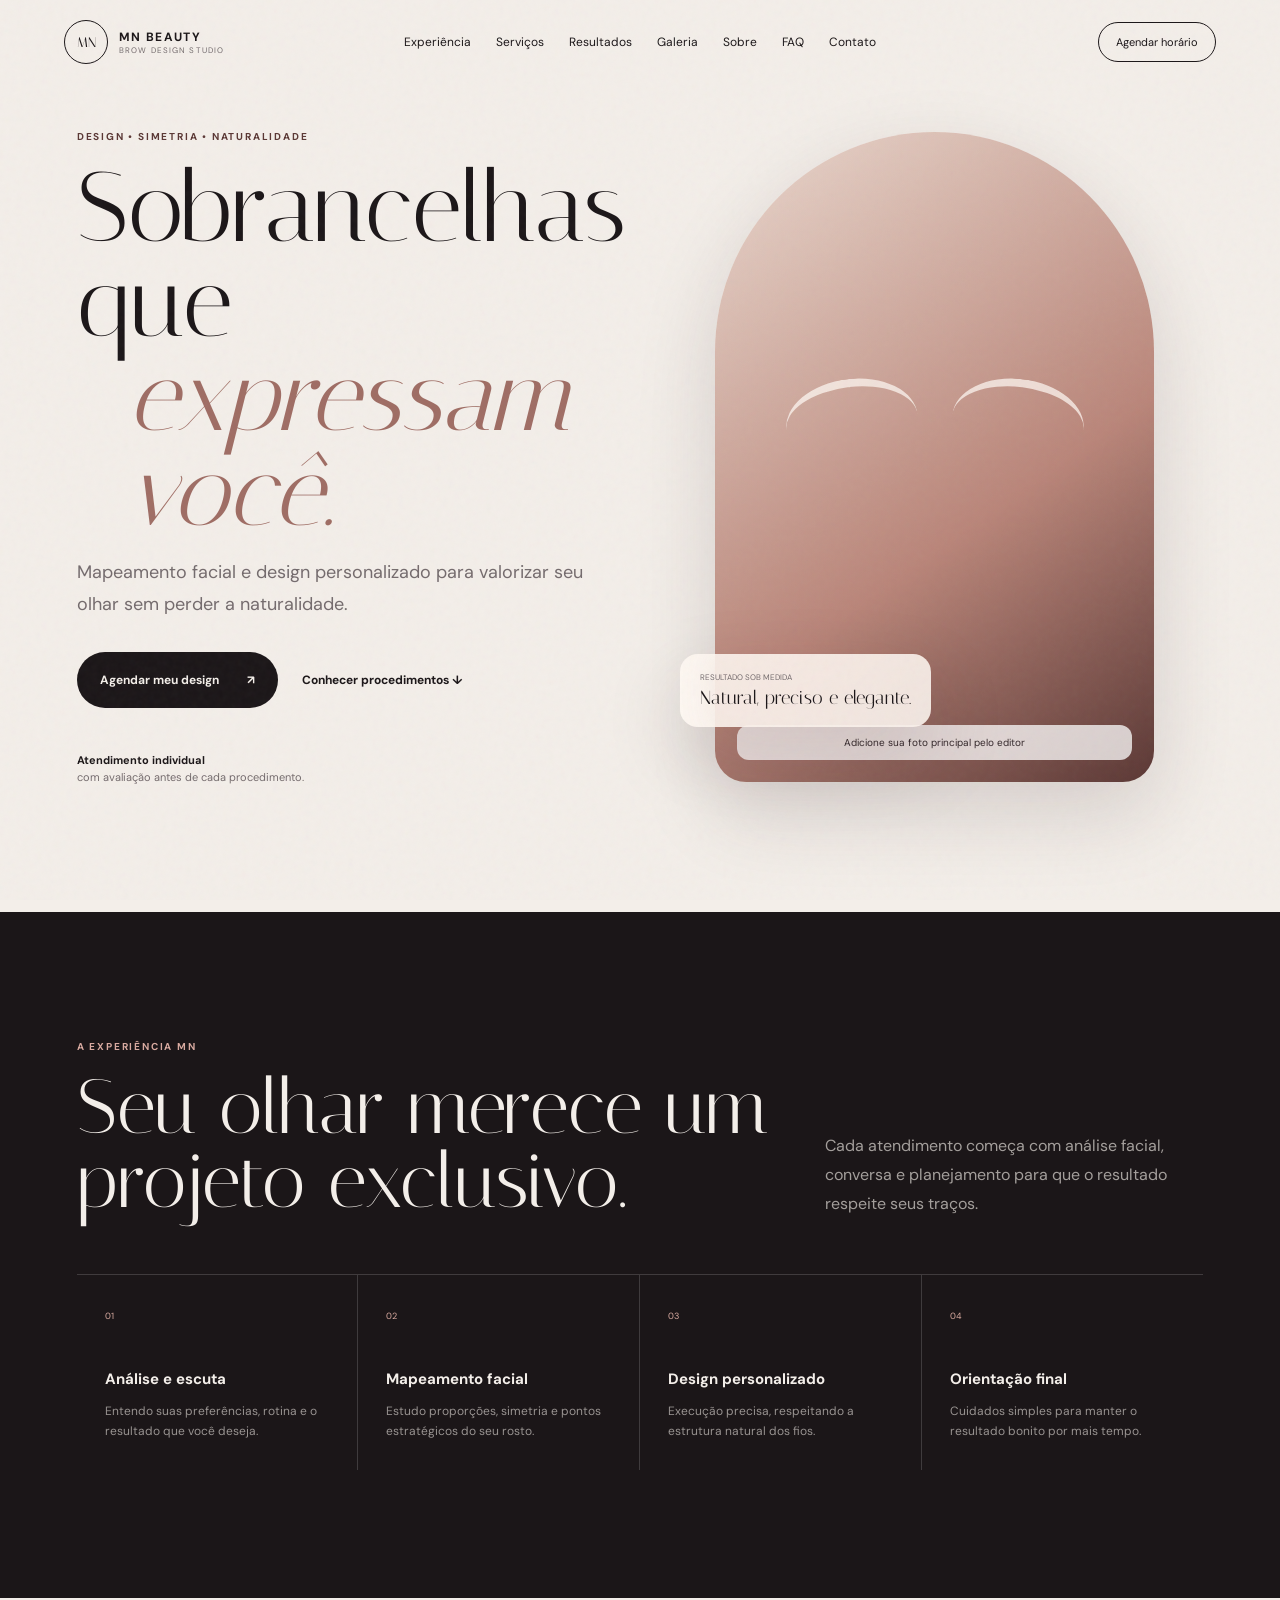
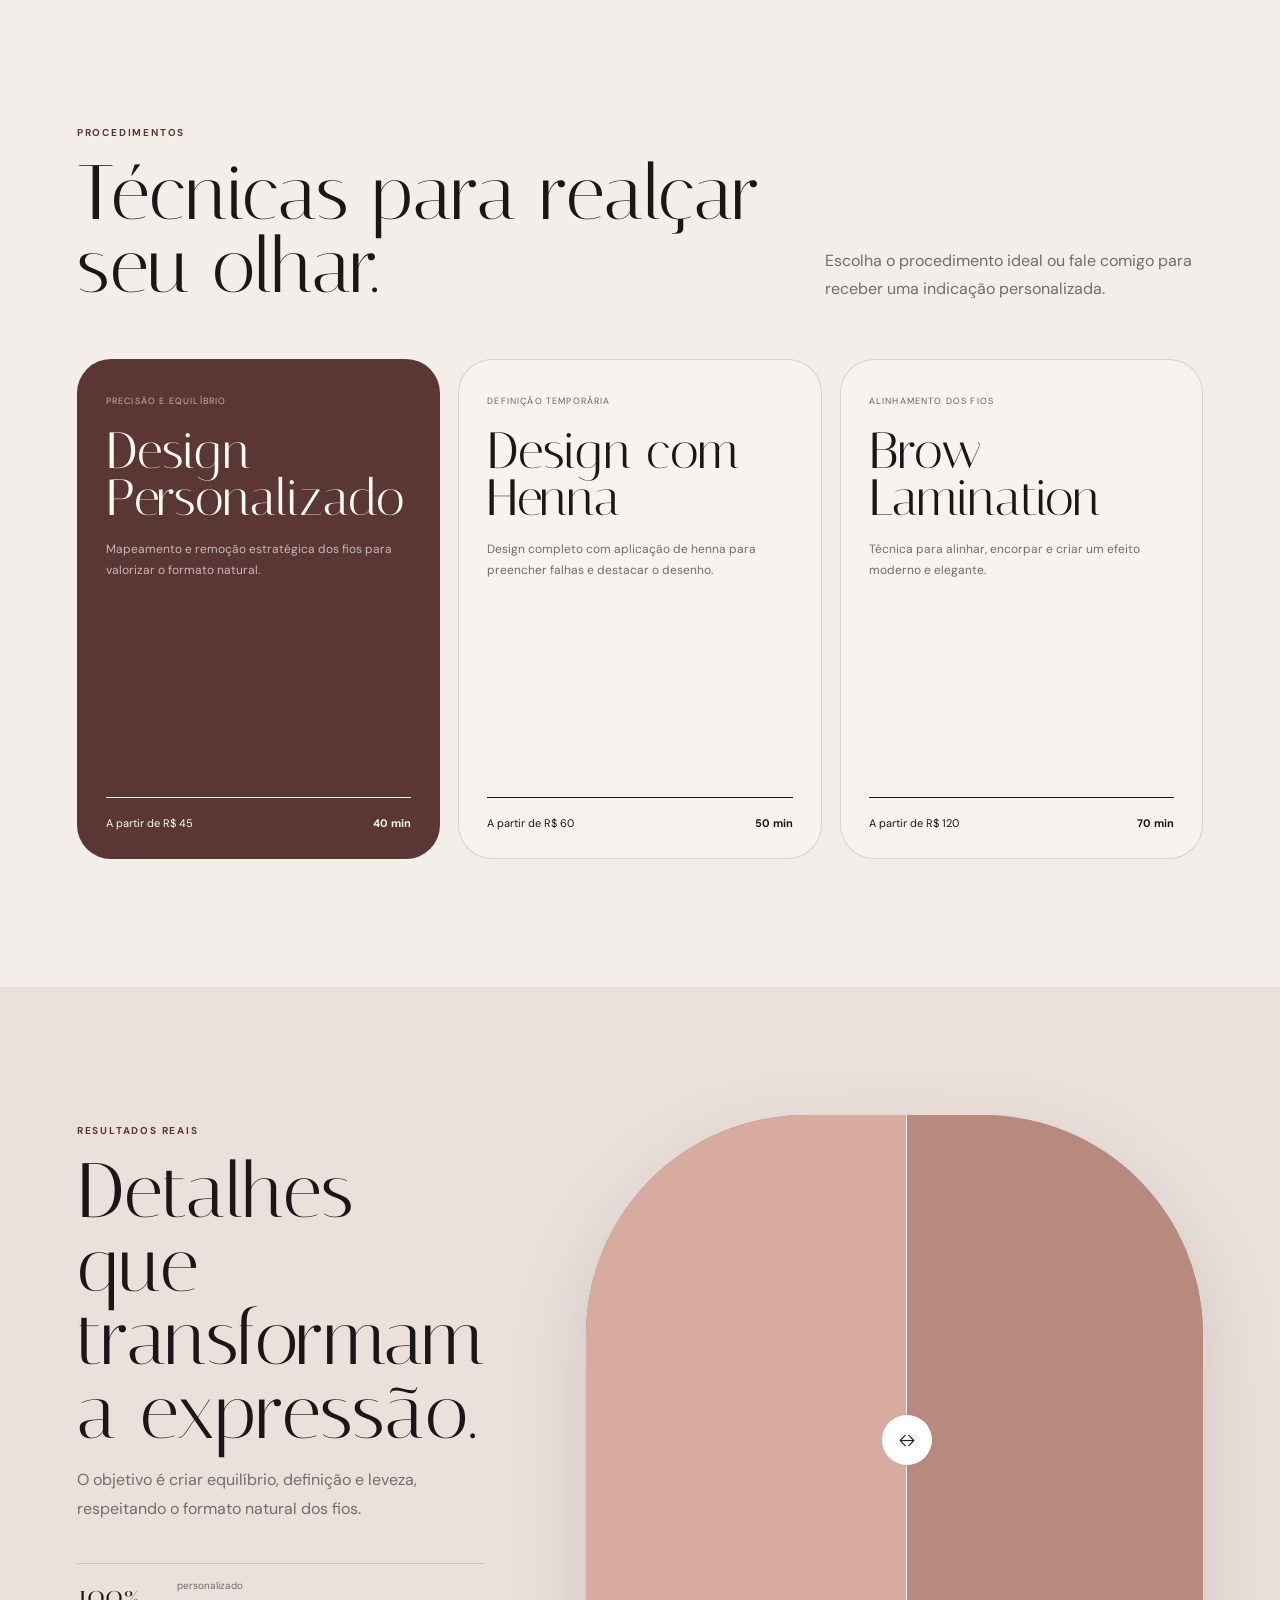
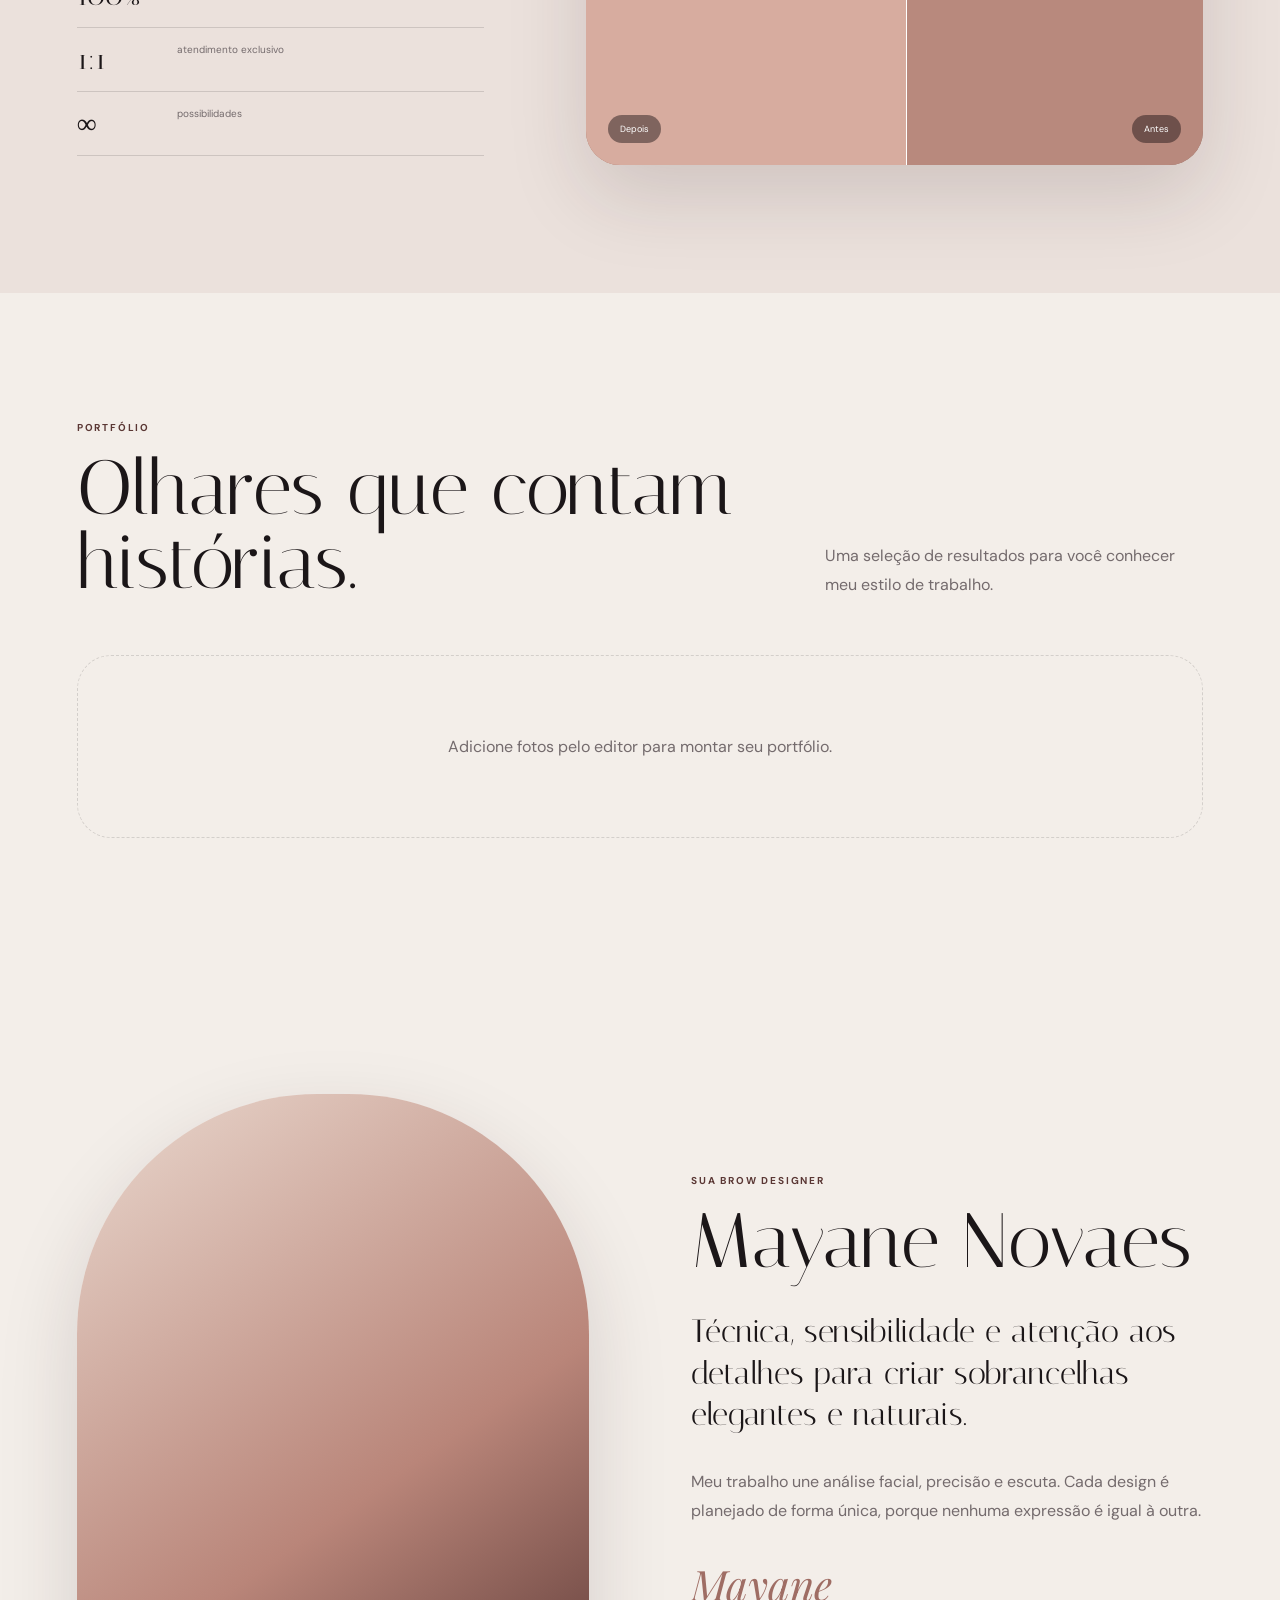
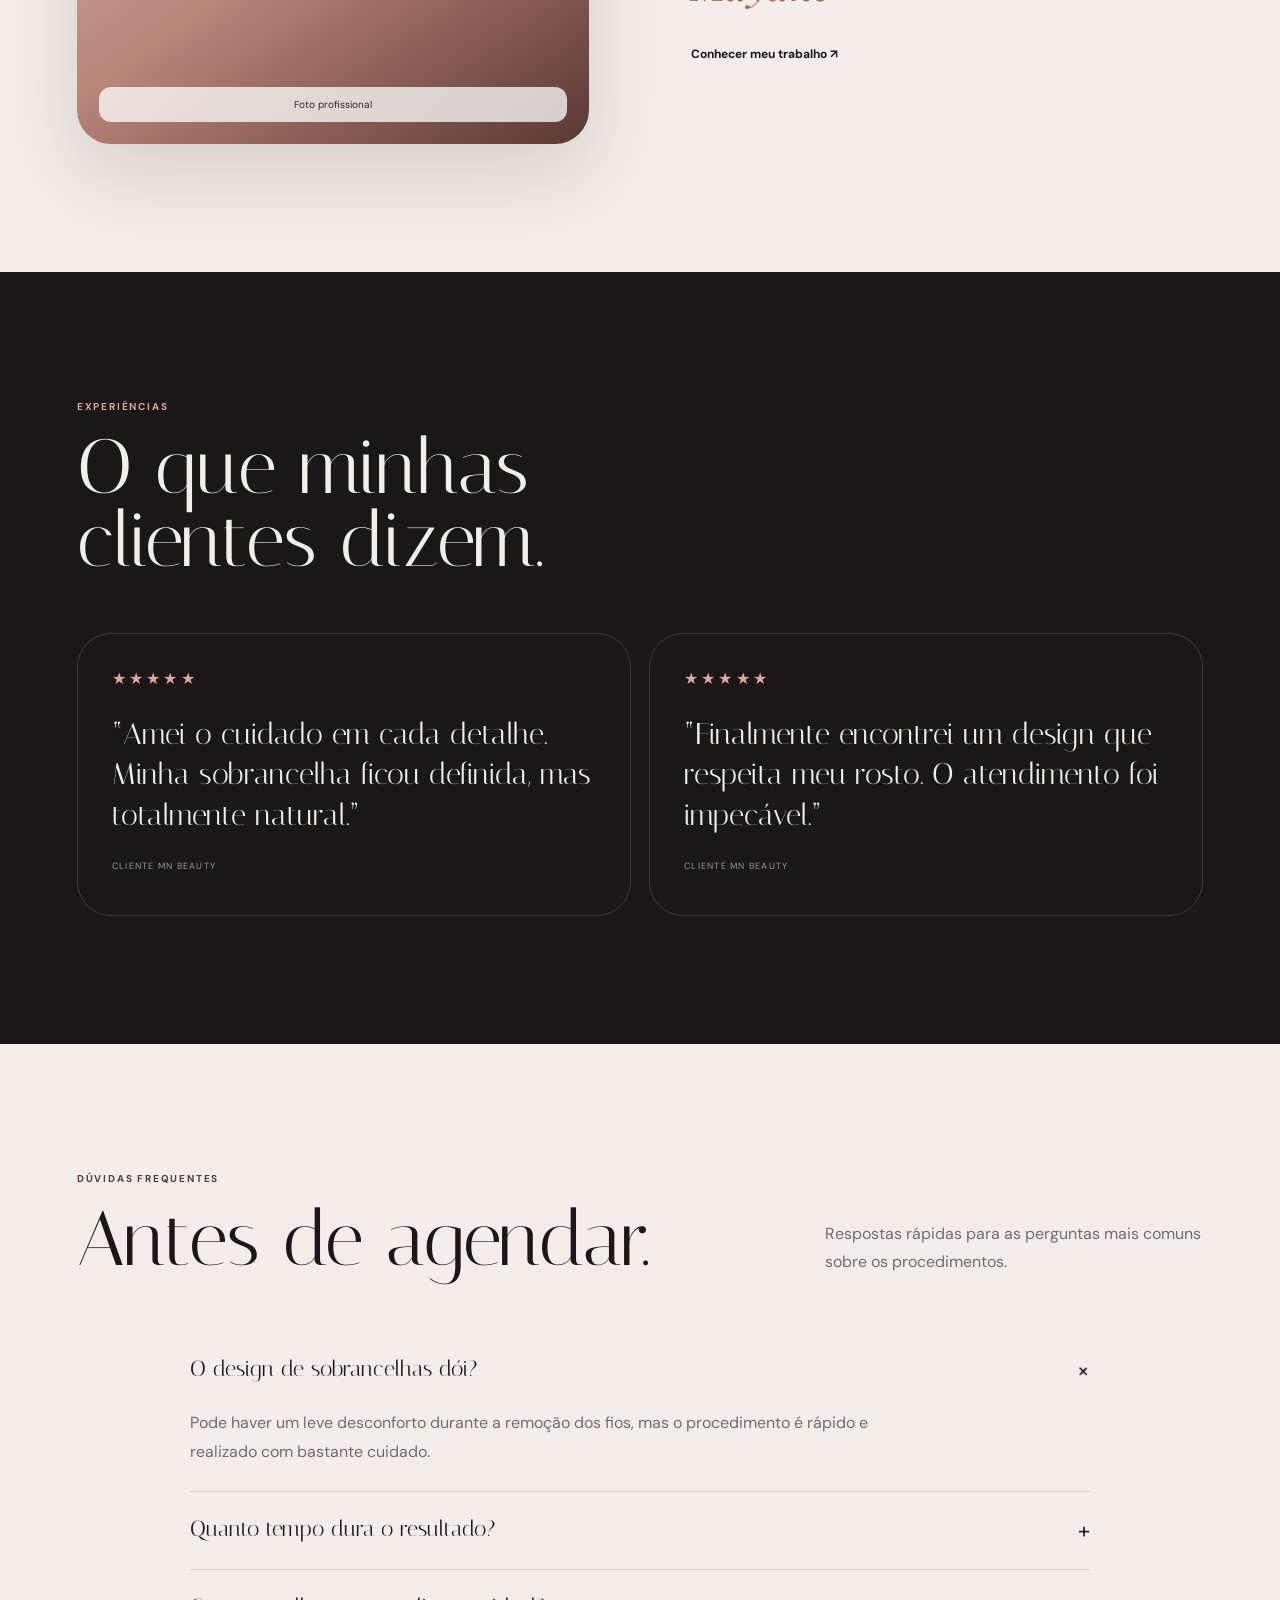
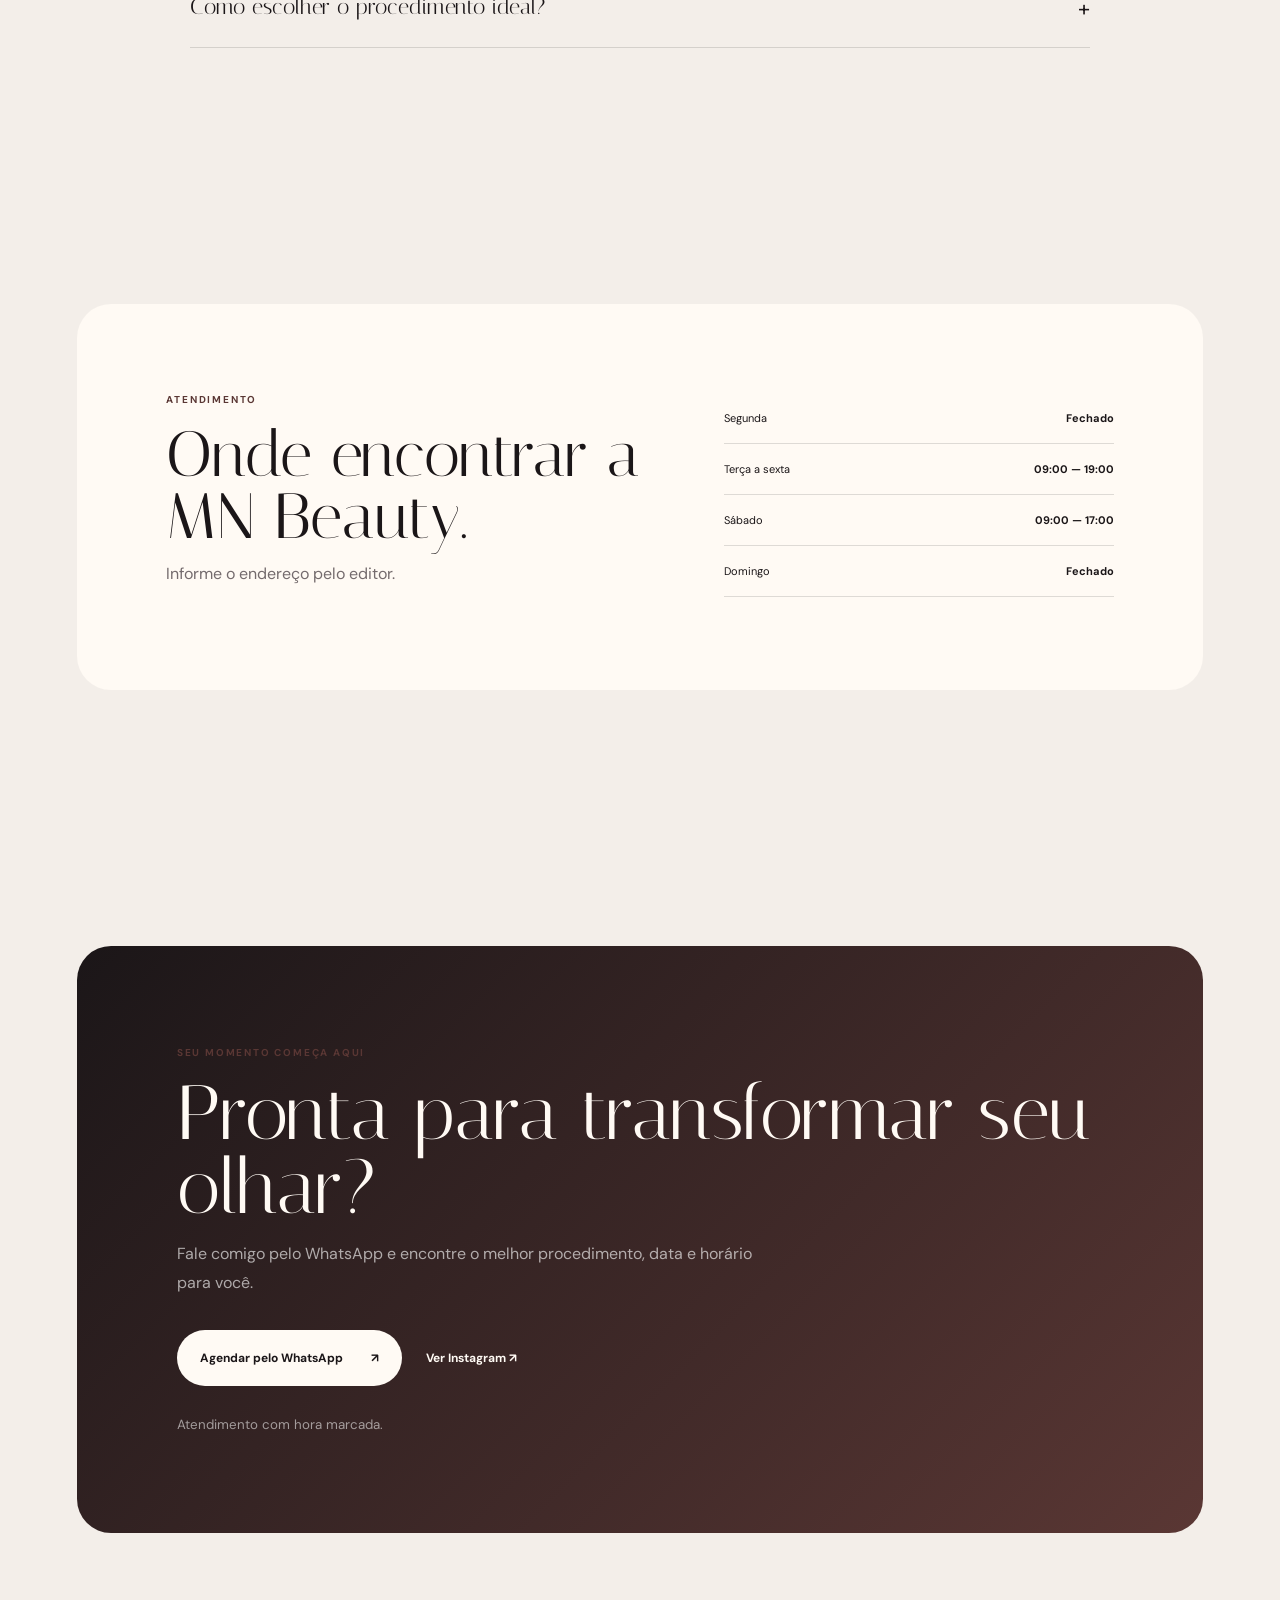
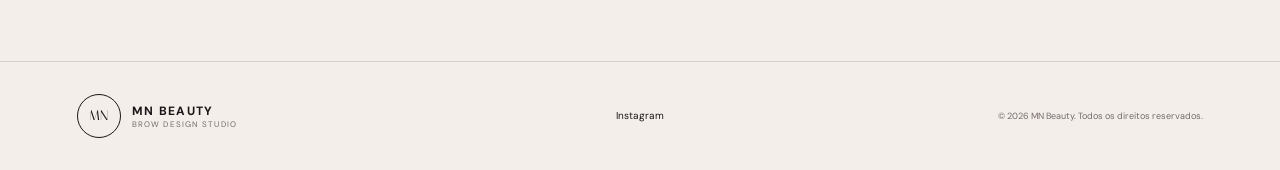
<file: index.html>
<!doctype html>
<html lang="pt-BR" data-theme="light">
<head>
  <meta charset="utf-8">
  <meta name="viewport" content="width=device-width,initial-scale=1">
  <meta name="description" id="metaDescription" content="Design de sobrancelhas personalizado, com técnica, naturalidade e atendimento individual.">
  <meta name="theme-color" content="#5a3734">
  <title>MN Beauty — Design de sobrancelhas</title>
  <link rel="preconnect" href="https://fonts.googleapis.com">
  <link rel="preconnect" href="https://fonts.gstatic.com" crossorigin>
  <link href="https://fonts.googleapis.com/css2?family=Cormorant+Garamond:wght@400;500;600&family=DM+Sans:wght@400;500;600;700&family=Italiana&family=Manrope:wght@400;500;600;700&family=Playfair+Display:ital,wght@0,400;0,500;1,400&display=swap" rel="stylesheet">
  <link rel="stylesheet" href="css/style.css">
</head>
<body>
  <div class="noise" aria-hidden="true"></div>
  <header class="site-header" id="inicio">
    <a class="brand" href="#inicio"><span class="brand-mark" data-config="monograma">MN</span><span><strong data-config="nomeMarca">MN Beauty</strong><small data-config="descricaoMarca">Brow Design Studio</small></span></a>
    <nav id="desktopNav" class="desktop-nav"></nav>
    <a class="header-cta" data-config-link="whatsapp" href="#agendamento"><span data-config="menuAgendar">Agendar horário</span></a>
    <button class="menu-button" id="menuButton" type="button" aria-label="Abrir menu" aria-expanded="false"><span></span><span></span></button>
  </header>
  <div class="mobile-menu" id="mobileMenu" aria-hidden="true"><nav id="mobileNav"></nav></div>

  <main>
    <section class="hero section-pad">
      <div class="hero-copy reveal">
        <p class="eyebrow" data-config="heroEyebrow">Design • Simetria • Naturalidade</p>
        <h1><span data-config="heroTitulo1">Sobrancelhas que</span><em data-config="heroTitulo2">expressam você.</em></h1>
        <p class="hero-text" data-config="heroTexto">Mapeamento facial e design personalizado para valorizar seu olhar sem perder a naturalidade.</p>
        <div class="actions"><a class="button primary" href="#agendamento"><span data-config="heroBotao">Agendar meu design</span><b>↗</b></a><a class="text-link" href="#servicos"><span data-config="heroLink">Conhecer procedimentos</span> ↓</a></div>
        <div class="hero-proof"><strong data-config="heroProvaTitulo">Atendimento individual</strong><span data-config="heroProvaTexto">com avaliação antes de cada procedimento.</span></div>
      </div>
      <div class="hero-media reveal">
        <div class="media-placeholder" data-image-slot="heroImagem"><div class="brow-art" aria-hidden="true"></div><span>Adicione sua foto principal pelo editor</span></div>
        <div class="floating-card"><small data-config="heroEtiqueta">Resultado sob medida</small><strong data-config="heroEtiquetaTexto">Natural, preciso e elegante.</strong></div>
      </div>
    </section>

    <section class="method dark-section section-pad" id="experiencia">
      <div class="section-heading"><div><p class="eyebrow" data-config="metodoEyebrow">A experiência MN</p><h2 data-config="metodoTitulo">Seu olhar merece um projeto exclusivo.</h2></div><p data-config="metodoIntroducao">Cada atendimento começa com análise facial, conversa e planejamento para que o resultado respeite seus traços.</p></div>
      <div class="method-grid" id="methodGrid"></div>
    </section>

    <section class="services section-pad" id="servicos">
      <div class="section-heading"><div><p class="eyebrow" data-config="servicosEyebrow">Procedimentos</p><h2 data-config="servicosTitulo">Técnicas para realçar seu olhar.</h2></div><p data-config="servicosTexto">Escolha o procedimento ideal ou fale comigo para receber uma indicação personalizada.</p></div>
      <div class="service-grid" id="serviceGrid"></div>
    </section>

    <section class="results section-pad" id="resultados">
      <div class="results-copy"><p class="eyebrow" data-config="resultadosEyebrow">Resultados reais</p><h2 data-config="resultadosTitulo">Detalhes que transformam a expressão.</h2><p data-config="resultadosTexto">O objetivo é criar equilíbrio, definição e leveza, respeitando o formato natural dos fios.</p><div class="stats" id="statsGrid"></div></div>
      <div class="before-after" id="beforeAfter"><div class="ba-side before" data-image-slot="antesImagem"><span data-config="antesLabel">Antes</span></div><div class="ba-side after" data-image-slot="depoisImagem"><span data-config="depoisLabel">Depois</span></div><input type="range" min="0" max="100" value="52" aria-label="Comparar antes e depois"><i>↔</i></div>
    </section>

    <section class="gallery section-pad" id="galeria"><div class="section-heading"><div><p class="eyebrow" data-config="galeriaEyebrow">Portfólio</p><h2 data-config="galeriaTitulo">Olhares que contam histórias.</h2></div><p data-config="galeriaTexto">Uma seleção de resultados para você conhecer meu estilo de trabalho.</p></div><div class="gallery-grid" id="galleryGrid"></div></section>

    <section class="about section-pad" id="sobre"><div class="about-media media-placeholder" data-image-slot="profissionalImagem"><span>Foto profissional</span></div><div class="about-copy"><p class="eyebrow" data-config="sobreEyebrow">Sua brow designer</p><h2 data-config="profissional">Mayane Novaes</h2><p class="lead" data-config="sobreLead">Técnica, sensibilidade e atenção aos detalhes para criar sobrancelhas elegantes e naturais.</p><p data-config="sobreTexto">Meu trabalho une análise facial, precisão e escuta. Cada design é planejado de forma única, porque nenhuma expressão é igual à outra.</p><div class="signature" data-config="assinatura">Mayane</div><a class="text-link" data-config-link="instagram" target="_blank" rel="noopener"><span data-config="sobreBotao">Conhecer meu trabalho</span> ↗</a></div></section>

    <section class="testimonials dark-section section-pad" id="depoimentos"><div class="section-heading"><div><p class="eyebrow" data-config="depoimentosEyebrow">Experiências</p><h2 data-config="depoimentosTitulo">O que minhas clientes dizem.</h2></div></div><div class="testimonial-track" id="testimonialTrack"></div></section>

    <section class="faq section-pad" id="faq"><div class="section-heading"><div><p class="eyebrow" data-config="faqEyebrow">Dúvidas frequentes</p><h2 data-config="faqTitulo">Antes de agendar.</h2></div><p data-config="faqTexto">Respostas rápidas para as perguntas mais comuns sobre os procedimentos.</p></div><div class="faq-list" id="faqList"></div></section>

    <section class="location section-pad" id="contato"><div class="location-panel"><div><p class="eyebrow" data-config="localEyebrow">Atendimento</p><h2 data-config="localTitulo">Onde encontrar a MN Beauty.</h2><p data-config="endereco">Informe o endereço pelo editor.</p><a class="text-link" data-config-link="maps" target="_blank" rel="noopener">Abrir no mapa ↗</a></div><div class="hours" id="hoursList"></div></div></section>

    <section class="booking section-pad" id="agendamento"><div class="booking-panel"><p class="eyebrow" data-config="agendamentoEyebrow">Seu momento começa aqui</p><h2 data-config="agendamentoTitulo">Pronta para transformar seu olhar?</h2><p data-config="agendamentoTexto">Fale comigo pelo WhatsApp e encontre o melhor procedimento, data e horário para você.</p><div class="actions"><a class="button light" data-config-link="whatsapp" target="_blank" rel="noopener"><span data-config="whatsappBotao">Agendar pelo WhatsApp</span> ↗</a><a class="text-link" data-config-link="instagram" target="_blank" rel="noopener"><span data-config="instagramBotao">Ver Instagram</span> ↗</a></div><small data-config="agendamentoNota">Atendimento com hora marcada.</small></div></section>
  </main>

  <footer><a class="brand" href="#inicio"><span class="brand-mark" data-config="monograma">MN</span><span><strong data-config="nomeMarca">MN Beauty</strong><small data-config="descricaoMarca">Brow Design Studio</small></span></a><div id="socialLinks" class="social-links"></div><p><span data-config="rodapeTexto">© {ano} MN Beauty. Todos os direitos reservados.</span></p></footer>

  <dialog id="lightbox"><button type="button" aria-label="Fechar">×</button><img alt="Resultado ampliado"></dialog>
  <script src="js/config.js"></script><script src="js/site.js"></script>
</body>
</html>
</file>
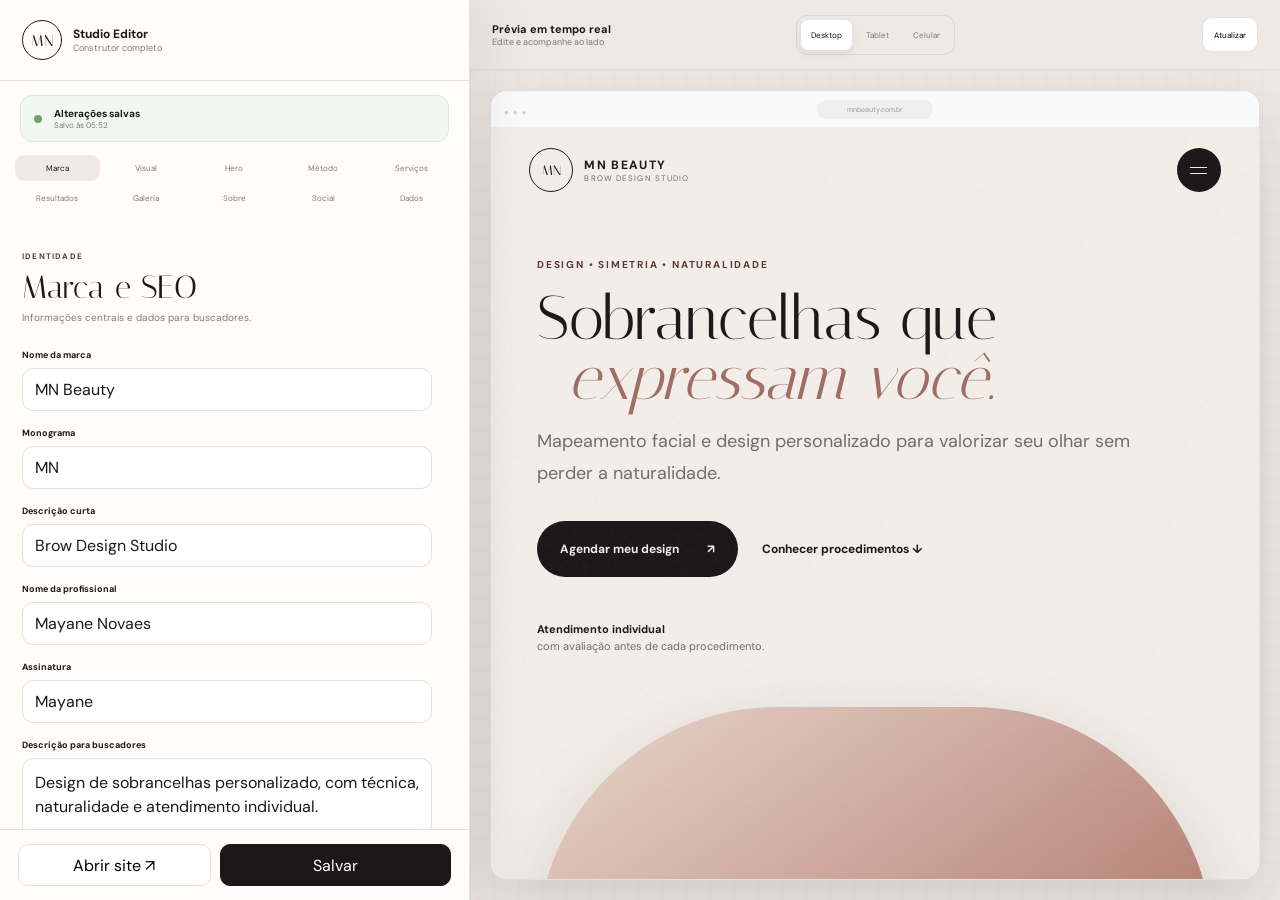
<file: editor.html>
<!doctype html>
<html lang="pt-BR">
  <head>
    <meta charset="utf-8" />
    <meta name="viewport" content="width=device-width,initial-scale=1" />
    <title>MN Beauty — Editor completo</title>
    <link rel="preconnect" href="https://fonts.googleapis.com" />
    <link rel="preconnect" href="https://fonts.gstatic.com" crossorigin />
    <link
      href="https://fonts.googleapis.com/css2?family=DM+Sans:wght@400;500;600;700&family=Italiana&display=swap"
      rel="stylesheet"
    />
    <link rel="stylesheet" href="css/editor.css" />
  </head>
  <body>
    <div class="app-shell">
      <aside class="editor-sidebar">
        <header class="editor-header">
          <div class="editor-brand">
            <span>MN</span>
            <div>
              <strong>Studio Editor</strong><small>Construtor completo</small>
            </div>
          </div>
          <button id="closeSidebar" class="icon mobile-close">×</button>
        </header>
        <div class="editor-status">
          <i></i>
          <div>
            <strong id="saveStatus">Alterações salvas</strong
            ><small id="saveTime">Neste navegador</small>
          </div>
        </div>
        <nav class="editor-nav" id="editorNav"></nav>
        <form id="editorForm"></form>
        <footer class="sidebar-footer">
          <button id="openSite" class="secondary" type="button">
            Abrir site ↗</button
          ><button id="saveButton" class="primary" type="button">Salvar</button>
        </footer>
      </aside>
      <main class="preview-workspace">
        <header class="preview-toolbar">
          <div>
            <button id="openSidebar" class="icon mobile-open">☰</button
            ><span
              ><strong>Prévia em tempo real</strong
              ><small>Edite e acompanhe ao lado</small></span
            >
          </div>
          <div class="devices">
            <button data-device="desktop" class="active">Desktop</button
            ><button data-device="tablet">Tablet</button
            ><button data-device="mobile">Celular</button>
          </div>
          <button id="refreshPreview" class="secondary">Atualizar</button>
        </header>
        <div class="preview-stage">
          <div id="browserFrame" class="browser-frame desktop">
            <div class="browser-bar"><i></i><span>mnbeauty.com.br</span></div>
            <iframe
              id="sitePreview"
              src="index.html?preview=1"
              title="Prévia"
            ></iframe>
          </div>
        </div>
      </main>
    </div>
    <div id="toast" class="toast"></div>
    <input id="jsonImport" type="file" accept="application/json" hidden />
    <script src="js/config.js"></script>
    <script src="js/editor.js"></script>
  </body>
</html>
</file>
<file: css/style.css>
:root{--bg:#f3eee9;--panel:#fffaf4;--ink:#1b1618;--muted:#746b6d;--accent:#9f6d64;--accent-dark:#5a3734;--line:rgba(27,22,24,.14);--display:"Italiana";--body:"DM Sans";--radius:34px;--shadow:0 30px 80px rgba(49,29,32,.15)}*{box-sizing:border-box}html{scroll-behavior:smooth}body{margin:0;background:var(--bg);color:var(--ink);font-family:var(--body),Arial,sans-serif;overflow-x:hidden}body[data-borders=soft]{--radius:18px}body[data-borders=square]{--radius:4px}html[data-theme=dark]{--bg:#171315!important;--panel:#241d20;--ink:#fffaf4!important;--muted:#b6aaad;--line:rgba(255,255,255,.14)}a{color:inherit;text-decoration:none}button,input{font:inherit}.noise{position:fixed;inset:0;z-index:999;pointer-events:none;opacity:.035;background-image:url("data:image/svg+xml,%3Csvg viewBox='0 0 180 180' xmlns='http://www.w3.org/2000/svg'%3E%3Cfilter id='n'%3E%3CfeTurbulence type='fractalNoise' baseFrequency='.8' numOctaves='4'/%3E%3C/filter%3E%3Crect width='100%25' height='100%25' filter='url(%23n)'/%3E%3C/svg%3E")}.site-header{position:fixed;inset:0 0 auto;z-index:50;display:grid;grid-template-columns:1fr auto 1fr;align-items:center;gap:28px;padding:20px clamp(20px,5vw,80px);transition:.3s}.site-header.scrolled{padding-top:12px;padding-bottom:12px;background:color-mix(in srgb,var(--bg) 86%,transparent);backdrop-filter:blur(18px);border-bottom:1px solid var(--line)}.brand{display:flex;align-items:center;gap:11px}.brand-mark{display:grid;place-items:center;width:44px;height:44px;border:1px solid currentColor;border-radius:50%;font-family:var(--display);font-size:14px}.brand>span:last-child{display:grid}.brand strong{font-size:12px;letter-spacing:.11em;text-transform:uppercase}.brand small{font-size:8px;letter-spacing:.14em;text-transform:uppercase;color:var(--muted)}.desktop-nav{display:flex;gap:25px}.desktop-nav a{font-size:12px}.header-cta{justify-self:end;padding:12px 17px;border:1px solid;border-radius:999px;font-size:11px}.menu-button{display:none;border:0;width:44px;height:44px;border-radius:50%;background:var(--ink)}.menu-button span{display:block;width:17px;height:1px;margin:5px auto;background:var(--bg)}.mobile-menu{position:fixed;inset:0;z-index:45;display:grid;place-items:center;background:var(--ink);color:var(--bg);opacity:0;visibility:hidden;transition:.3s}.mobile-menu.open{opacity:1;visibility:visible}.mobile-menu nav{display:grid;gap:12px;text-align:center}.mobile-menu a{font:42px var(--display)}.section-pad{padding:clamp(90px,10vw,150px) clamp(22px,6vw,105px)}.hero{min-height:100svh;display:grid;grid-template-columns:1fr .9fr;align-items:center;gap:clamp(40px,7vw,110px);padding-top:130px}.eyebrow{margin:0 0 18px;color:var(--accent-dark);font-size:10px;font-weight:700;letter-spacing:.18em;text-transform:uppercase}.hero h1,.section-heading h2,.results h2,.about h2,.location h2,.booking h2{margin:0;font:400 clamp(48px,6vw,92px)/.96 var(--display)}.hero h1{font-size:clamp(62px,7.7vw,122px)}.hero h1 span,.hero h1 em{display:block}.hero h1 em{color:var(--accent);font-style:italic;margin-left:clamp(0px,4vw,60px)}.hero-text{max-width:600px;color:var(--muted);font-size:18px;line-height:1.75}.actions{display:flex;align-items:center;flex-wrap:wrap;gap:24px;margin-top:32px}.button{display:inline-flex;align-items:center;gap:28px;min-height:56px;padding:0 23px;border-radius:999px;font-size:12px;font-weight:700}.button.primary{background:var(--ink);color:var(--bg)}.button.light{background:#fffaf4;color:#1b1618}.text-link{font-size:12px;font-weight:700}.hero-proof{display:grid;gap:3px;margin-top:45px;font-size:11px}.hero-proof span{color:var(--muted)}.hero-media{position:relative;min-height:650px}.hero-media>.media-placeholder{position:absolute;inset:0;min-height:0;width:100%;height:100%}.hero-media>.media-placeholder.has-image .brow-art{display:none}.media-placeholder{position:relative;min-height:100%;border-radius:240px 240px var(--radius) var(--radius);background:linear-gradient(145deg,#ead8ce,#b98579 60%,#5a3734);background-size:cover;background-position:center;box-shadow:var(--shadow);overflow:hidden}.media-placeholder>span{position:absolute;inset:auto 22px 22px;padding:11px;border-radius:12px;background:rgba(255,255,255,.75);color:#33272a;font-size:10px;text-align:center;backdrop-filter:blur(8px)}.brow-art:before,.brow-art:after{content:"";position:absolute;top:38%;width:30%;height:12%;border-top:8px solid rgba(255,250,244,.72);border-radius:50%}.brow-art:before{left:16%;transform:rotate(-7deg)}.brow-art:after{right:16%;transform:rotate(7deg)}.floating-card{position:absolute;left:-35px;bottom:55px;display:grid;gap:4px;padding:18px 20px;border-radius:18px;background:color-mix(in srgb,var(--panel) 86%,transparent);backdrop-filter:blur(15px);box-shadow:var(--shadow)}.floating-card small{font-size:8px;color:var(--muted);text-transform:uppercase}.floating-card strong{font:19px var(--display)}.dark-section{background:var(--ink);color:var(--bg)}.dark-section .eyebrow{color:#d8aaa0}.section-heading{display:grid;grid-template-columns:1.3fr .7fr;gap:45px;align-items:end;margin-bottom:55px}.section-heading>p{margin:0;color:var(--muted);line-height:1.8}.dark-section .section-heading>p{color:rgba(255,250,244,.6)}.method-grid{display:grid;grid-template-columns:repeat(4,1fr);border-top:1px solid rgba(255,255,255,.16)}.method-grid article{padding:28px;border-right:1px solid rgba(255,255,255,.16)}.method-grid article:last-child{border:0}.method-grid span{font-size:9px;color:#d8aaa0}.method-grid h3{margin:45px 0 12px;font-size:15px}.method-grid p{margin:0;color:rgba(255,250,244,.55);font-size:12px;line-height:1.7}.service-grid{display:grid;grid-template-columns:repeat(3,1fr);gap:18px}.service-card{min-height:500px;display:flex;flex-direction:column;justify-content:space-between;padding:28px;border:1px solid var(--line);border-radius:var(--radius);background:color-mix(in srgb,var(--panel) 40%,transparent);overflow:hidden}.service-card.featured{background:var(--accent-dark);color:#fffaf4;border-color:transparent}.service-card img{width:calc(100% + 56px);height:210px;margin:-28px -28px 30px;object-fit:cover}.service-card small{font-size:9px;letter-spacing:.13em;text-transform:uppercase;opacity:.65}.service-card h3{margin:18px 0;font:clamp(42px,4vw,66px)/.92 var(--display)}.service-card p{color:var(--muted);font-size:12px;line-height:1.7}.featured p{color:rgba(255,255,255,.65)}.service-card footer{display:flex;justify-content:space-between;padding-top:18px;border-top:1px solid currentColor;font-size:11px}.results{display:grid;grid-template-columns:.75fr 1.25fr;gap:clamp(50px,8vw,115px);align-items:center;background:color-mix(in srgb,var(--accent) 10%,var(--bg))}.results-copy>p:not(.eyebrow){color:var(--muted);line-height:1.8}.stats{margin-top:40px;border-top:1px solid var(--line)}.stats div{display:grid;grid-template-columns:100px 1fr;padding:15px 0;border-bottom:1px solid var(--line)}.stats strong{font:28px var(--display)}.stats span{color:var(--muted);font-size:10px}.before-after{--pos:52%;position:relative;min-height:650px;overflow:hidden;border-radius:220px 220px var(--radius) var(--radius);box-shadow:var(--shadow);background:linear-gradient(145deg,#d8b4a5,#8d615a)}.ba-side{position:absolute;inset:0;background-size:cover;background-position:center}.ba-side.before{background-color:#b8897d}.ba-side.after{width:var(--pos);border-right:1px solid white;background-color:#d7ac9f;overflow:hidden}.ba-side span{position:absolute;bottom:22px;padding:8px 12px;border-radius:999px;background:rgba(20,12,14,.45);color:white;font-size:9px}.before span{right:22px}.after span{left:22px}.before-after input{position:absolute;inset:0;z-index:5;width:100%;height:100%;opacity:0;cursor:ew-resize}.before-after>i{position:absolute;top:50%;left:var(--pos);z-index:4;display:grid;place-items:center;width:50px;height:50px;border-radius:50%;background:white;color:#222;transform:translate(-50%,-50%);font-style:normal}.gallery-grid{display:grid;grid-template-columns:repeat(3,1fr);gap:14px}.gallery-grid button{position:relative;aspect-ratio:1;border:0;padding:0;border-radius:var(--radius);overflow:hidden;background:#ddd;cursor:pointer}.gallery-grid img{width:100%;height:100%;object-fit:cover;transition:.4s}.gallery-grid button:hover img{transform:scale(1.05)}.gallery-grid button span{position:absolute;inset:auto 14px 14px;color:white;font-size:10px;text-shadow:0 2px 10px #000}.empty-gallery{grid-column:1/-1;padding:80px 20px;border:1px dashed var(--line);border-radius:var(--radius);text-align:center;color:var(--muted)}.about{display:grid;grid-template-columns:1fr 1fr;gap:clamp(55px,8vw,120px);align-items:center}.about-media{min-height:650px}.about-copy .lead{font:clamp(22px,2.5vw,34px)/1.3 var(--display)}.about-copy>p:not(.eyebrow):not(.lead){color:var(--muted);line-height:1.8}.signature{margin:30px 0;color:var(--accent);font:italic 42px "Playfair Display"}.testimonial-track{display:grid;grid-template-columns:repeat(2,1fr);gap:18px}.testimonial-track article{padding:34px;border:1px solid rgba(255,255,255,.15);border-radius:var(--radius)}.stars{color:#d8aaa0;letter-spacing:.2em}.testimonial-track blockquote{margin:25px 0;font:30px/1.35 var(--display)}.testimonial-track p{font-size:9px;text-transform:uppercase;letter-spacing:.14em;opacity:.6}.faq-list{max-width:900px;margin:auto}.faq-list details{border-bottom:1px solid var(--line)}.faq-list summary{display:flex;justify-content:space-between;padding:24px 0;cursor:pointer;font:22px var(--display);list-style:none}.faq-list summary span{font-family:var(--body)}.faq-list details[open] summary span{transform:rotate(45deg)}.faq-list p{max-width:730px;margin:0 0 24px;color:var(--muted);line-height:1.8}.location-panel{display:grid;grid-template-columns:1fr .8fr;gap:70px;padding:clamp(45px,7vw,90px);border-radius:var(--radius);background:var(--panel)}.location-panel h2{font-size:clamp(45px,5vw,78px)}.location-panel>div>p:not(.eyebrow){color:var(--muted)}.hours div{display:flex;justify-content:space-between;padding:18px 0;border-bottom:1px solid var(--line);font-size:11px}.booking-panel{padding:clamp(50px,8vw,100px);border-radius:var(--radius);background:linear-gradient(135deg,var(--ink),var(--accent-dark));color:#fffaf4}.booking-panel h2{font-size:clamp(48px,6vw,88px)}.booking-panel>p:not(.eyebrow){max-width:580px;color:rgba(255,255,255,.62);line-height:1.8}.booking-panel>small{display:block;margin-top:30px;color:rgba(255,255,255,.55)}body>footer{display:grid;grid-template-columns:1fr auto 1fr;align-items:center;gap:25px;padding:32px clamp(22px,6vw,105px);border-top:1px solid var(--line)}.social-links{display:flex;gap:17px;font-size:10px}body>footer>p{justify-self:end;color:var(--muted);font-size:9px}dialog#lightbox{max-width:min(900px,90vw);border:0;padding:0;background:transparent}#lightbox::backdrop{background:rgba(0,0,0,.8)}#lightbox img{display:block;max-width:100%;max-height:85vh;border-radius:20px}#lightbox button{position:fixed;top:18px;right:25px;border:0;background:none;color:white;font-size:40px}.reveal{animation:rise .8s both}@keyframes rise{from{opacity:0;transform:translateY(25px)}}body[data-motion=none] *{animation:none!important;transition:none!important}@media(max-width:1050px){.desktop-nav,.header-cta{display:none}.site-header{grid-template-columns:1fr auto}.menu-button{display:block}.hero,.results,.about{grid-template-columns:1fr}.hero-media{min-height:580px}.method-grid{grid-template-columns:1fr 1fr}.service-grid{grid-template-columns:1fr 1fr}.service-card:first-child{grid-column:1/-1}.location-panel{grid-template-columns:1fr}.gallery-grid{grid-template-columns:1fr 1fr}}@media(max-width:650px){.section-heading{grid-template-columns:1fr}.hero{padding-top:135px}.hero h1 em{margin-left:0}.hero-media{min-height:490px}.floating-card{left:0}.method-grid,.service-grid,.testimonial-track{grid-template-columns:1fr}.service-card:first-child{grid-column:auto}.gallery-grid{grid-template-columns:1fr}.before-after,.about-media{min-height:500px}.location-panel{padding:35px 24px}body>footer{grid-template-columns:1fr;text-align:center}.social-links,body>footer>p{justify-self:center}}
</file>
<file: css/editor.css>
:root{--bg:#eee9e5;--panel:#fffdf9;--ink:#1c181a;--muted:#81787b;--line:#e7dfdb;--accent:#9f6d64;--accent-dark:#5a3734;--side:470px;--display:"Italiana";--body:"DM Sans"}*{box-sizing:border-box}html,body{height:100%}body{margin:0;overflow:hidden;background:var(--bg);color:var(--ink);font-family:var(--body)}button,input,textarea,select{font:inherit}.app-shell{height:100%;display:grid;grid-template-columns:var(--side) minmax(0,1fr)}.editor-sidebar{height:100%;min-height:0;overflow:hidden;display:grid;grid-template-rows:auto auto auto minmax(0,1fr) auto;background:var(--panel);border-right:1px solid var(--line);box-shadow:15px 0 50px rgba(40,20,25,.08);z-index:20}.editor-header{display:flex;justify-content:space-between;align-items:center;padding:20px 22px;border-bottom:1px solid var(--line)}.editor-brand{display:flex;align-items:center;gap:11px}.editor-brand>span{display:grid;place-items:center;width:40px;height:40px;border:1px solid;border-radius:50%;font-family:var(--display)}.editor-brand div{display:grid}.editor-brand strong{font-size:12px}.editor-brand small,.preview-toolbar small{color:var(--muted);font-size:9px}.editor-status{display:flex;align-items:center;gap:12px;margin:14px 20px 0;padding:11px 13px;border-radius:12px;background:#f1f8ef;border:1px solid #dcead8}.editor-status.unsaved{background:#fff7e8;border-color:#ead8b8}.editor-status i{width:8px;height:8px;border-radius:50%;background:#73a368}.editor-status.unsaved i{background:#d49a3b}.editor-status div{display:grid}.editor-status strong{font-size:10px}.editor-status small{font-size:8px;color:var(--muted)}.editor-nav{display:grid;grid-template-columns:repeat(5,minmax(0,1fr));gap:4px;padding:13px 15px 8px}.editor-nav button{min-width:0;padding:8px 3px;border:0;border-radius:9px;background:transparent;color:var(--muted);font-size:8px;cursor:pointer}.editor-nav button.active{background:#f0e9e5;color:var(--ink)}#editorForm{min-height:0;overflow-x:hidden;overflow-y:scroll;scrollbar-gutter:stable;overscroll-behavior-y:contain;padding:0}.panel{display:none;padding:24px 22px 40px}.panel.active{display:block}.panel-head{margin-bottom:24px}.panel-head small{color:var(--accent-dark);font-size:8px;font-weight:700;letter-spacing:.15em;text-transform:uppercase}.panel-head h1{margin:7px 0;font:32px/1 var(--display)}.panel-head p{margin:0;color:var(--muted);font-size:10px;line-height:1.5}.field{display:grid;gap:7px;margin-bottom:16px}.field>span,.group-title{font-size:9px;font-weight:700}.field input,.field textarea,.field select{width:100%;border:1px solid var(--line);border-radius:11px;background:#fff;color:var(--ink);outline:0}.field input,.field select{height:43px;padding:0 12px}.field textarea{min-height:92px;padding:12px;resize:vertical;line-height:1.5}.field input:focus,.field textarea:focus,.field select:focus{border-color:var(--accent);box-shadow:0 0 0 3px rgba(159,109,100,.1)}.field small{font-size:8px;color:var(--muted)}.row{display:grid;grid-template-columns:1fr 1fr;gap:10px}.color-row{display:grid;grid-template-columns:45px 1fr;gap:8px}.color-row input[type=color]{padding:3px}.image-field{padding:12px;border:1px dashed var(--line);border-radius:12px;margin-bottom:14px}.image-field-preview{height:120px;border-radius:9px;background:#eee center/cover no-repeat;display:grid;place-items:center;color:var(--muted);font-size:9px;margin-bottom:9px}.image-actions{display:flex;gap:7px}.secondary,.primary,.danger,.small-button,.icon{border-radius:10px;cursor:pointer}.secondary,.small-button{border:1px solid var(--line);background:#fff}.primary{border:1px solid var(--ink);background:var(--ink);color:#fff}.danger{border:1px solid #99444b;background:#99444b;color:#fff}.small-button{min-height:34px;padding:0 10px;font-size:8px}.collection{display:grid;gap:11px}.collection-item{padding:14px;border:1px solid var(--line);border-radius:13px;background:#faf7f4}.collection-item-head{display:flex;justify-content:space-between;align-items:center;margin-bottom:12px}.collection-item-head strong{font-size:9px}.item-actions{display:flex;gap:4px}.item-actions button{width:28px;height:28px;border:1px solid var(--line);border-radius:8px;background:#fff;cursor:pointer;font-size:10px}.add-button{width:100%;min-height:41px;margin-top:10px;border:1px dashed var(--accent);border-radius:11px;background:#fff;color:var(--accent-dark);cursor:pointer;font-size:9px;font-weight:700}.data-actions{display:grid;gap:9px}.data-actions button{min-height:44px}.note{padding:13px;border-radius:11px;background:#f4eeeb;color:var(--muted);font-size:9px;line-height:1.6}.sidebar-footer{display:grid;grid-template-columns:1fr 1.2fr;gap:9px;padding:14px 18px;border-top:1px solid var(--line);background:rgba(255,253,249,.94)}.sidebar-footer button{min-height:42px}.preview-workspace{min-width:0;height:100%;display:grid;grid-template-rows:auto minmax(0,1fr)}.preview-toolbar{height:70px;display:grid;grid-template-columns:1fr auto 1fr;align-items:center;padding:0 22px;border-bottom:1px solid rgba(0,0,0,.07)}.preview-toolbar>div:first-child{display:flex;align-items:center;gap:10px}.preview-toolbar span{display:grid}.preview-toolbar strong{font-size:11px}.devices{display:flex;gap:4px;padding:4px;border:1px solid rgba(0,0,0,.08);border-radius:11px}.devices button{height:30px;padding:0 10px;border:0;border-radius:7px;background:transparent;color:var(--muted);font-size:8px}.devices button.active{background:#fff;color:var(--ink);box-shadow:0 3px 10px rgba(0,0,0,.08)}.preview-toolbar>.secondary{justify-self:end;min-height:35px;padding:0 11px;font-size:8px}.preview-stage{min-height:0;display:grid;place-items:center;padding:20px;overflow:auto;background-image:linear-gradient(rgba(0,0,0,.025) 1px,transparent 1px),linear-gradient(90deg,rgba(0,0,0,.025) 1px,transparent 1px);background-size:24px 24px}.browser-frame{width:100%;height:100%;min-height:500px;border:1px solid rgba(0,0,0,.12);border-radius:17px;overflow:hidden;background:white;box-shadow:0 25px 70px rgba(40,20,25,.14);transition:.3s}.browser-frame.tablet{width:min(820px,100%);height:94%}.browser-frame.mobile{width:min(390px,100%);height:94%;border-radius:28px}.browser-bar{height:37px;display:grid;grid-template-columns:1fr auto 1fr;align-items:center;padding:0 13px;background:#fafafa;border-bottom:1px solid #eee}.browser-bar i:before{content:"●  ●  ●";color:#d5cecb;font-size:8px;word-spacing:2px}.browser-bar span{padding:5px 30px;border-radius:999px;background:#f0eeee;color:#999;font-size:7px}.browser-frame iframe{width:100%;height:calc(100% - 37px);border:0}.toast{position:fixed;right:22px;bottom:22px;z-index:100;padding:13px 17px;border-radius:12px;background:var(--ink);color:#fff;font-size:9px;opacity:0;transform:translateY(12px);transition:.25s;pointer-events:none}.toast.show{opacity:1;transform:none}.icon{display:grid;place-items:center;width:37px;height:37px;border:0;background:#f3eeeb}.mobile-open,.mobile-close{display:none}@media(max-width:900px){.app-shell{grid-template-columns:1fr}.editor-sidebar{position:fixed;inset:0 auto 0 0;width:min(var(--side),94vw);transform:translateX(-105%);transition:.3s}.editor-sidebar.open{transform:none}.mobile-open,.mobile-close{display:grid}.preview-toolbar{grid-template-columns:1fr auto}.preview-toolbar>.secondary{display:none}}@media(max-width:560px){.devices button{font-size:0;width:32px}.devices button:before{font-size:12px}.devices button:nth-child(1):before{content:"▱"}.devices button:nth-child(2):before{content:"▯"}.devices button:nth-child(3):before{content:"▯"}.preview-stage{padding:10px}.row{grid-template-columns:1fr}}
</file>
